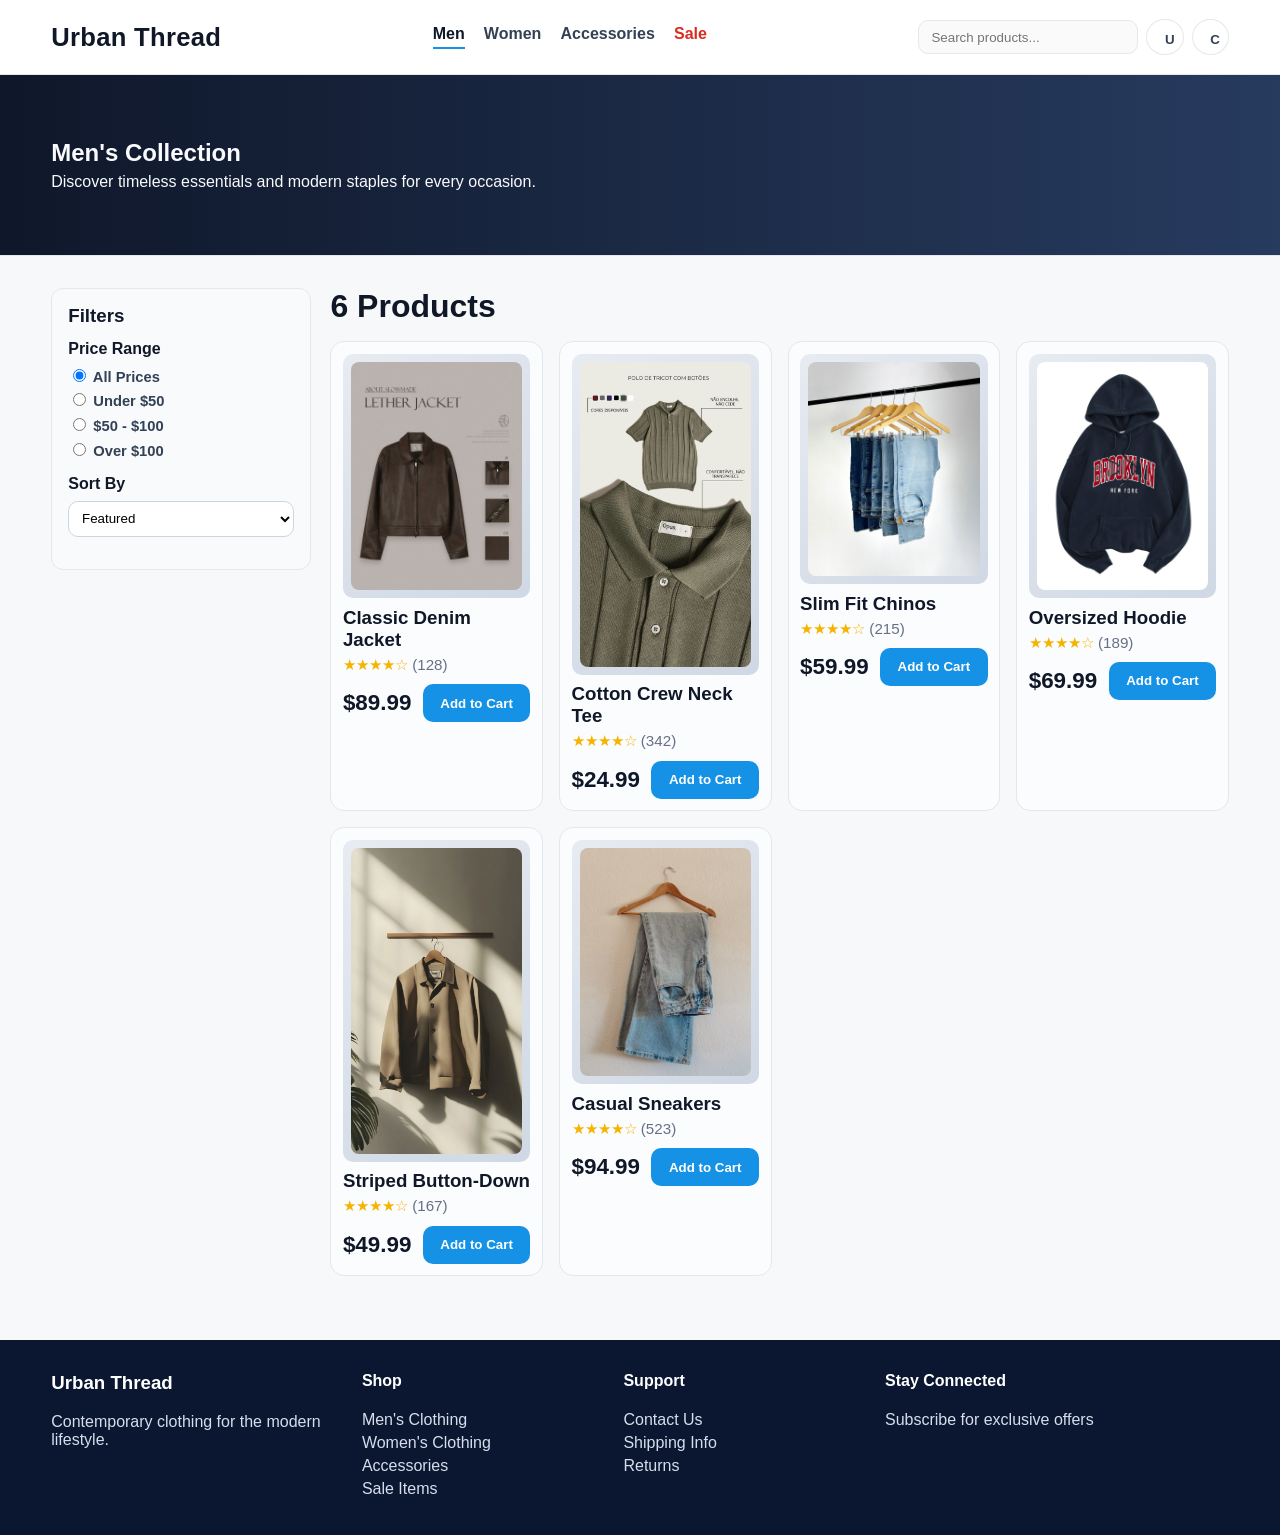
<file: index.html>
<!DOCTYPE html>
<html lang="en">
<head>
  <meta charset="UTF-8">
  <meta name="viewport" content="width=device-width, initial-scale=1.0">
  <title>Urban Thread - Men</title>
  <link rel="stylesheet" href="styles.css">
</head>
<body>
  <header class="topbar">
    <div class="container nav-wrap">
      <h1 class="brand"><a href="Men.html">Urban Thread</a></h1>
      <nav class="nav-links">
        <a href="Men.html" class="active">Men</a>
        <a href="Women.html">Women</a>
        <a href="Accessories.html">Accessories</a>
        <a href="sale.html" class="sale-link">Sale</a>
      </nav>
      <div class="nav-actions">
        <input type="text" placeholder="Search products...">
        <button class="icon-btn" aria-label="View profile">U</button>
        <button class="icon-btn" aria-label="View cart">C</button>
      </div>
    </div>
  </header>

  <main class="category-page">
    <section class="category-hero men">
      <div class="container hero-grid">
        <div>
          <h2>Men's Collection</h2>
          <p>Discover timeless essentials and modern staples for every occasion.</p>
        </div>
      </div>
    </section>

    <section class="container catalog-layout">
      <aside class="filter-panel">
        <h3>Filters</h3>
        <div class="filter-group">
          <p>Price Range</p>
          <label class="filter-option"><input type="radio" checked> All Prices</label>
          <label class="filter-option"><input type="radio"> Under $50</label>
          <label class="filter-option"><input type="radio"> $50 - $100</label>
          <label class="filter-option"><input type="radio"> Over $100</label>
        </div>
        <div class="filter-group">
          <p>Sort By</p>
          <select>
            <option>Featured</option>
            <option>Newest</option>
            <option>Price: Low to High</option>
          </select>
        </div>
      </aside>

      <div>
        <h3 class="products-head">6 Products</h3>
        <section class="product-grid" id="products">
          <article class="product-card">
            <div class="product-image"><img class="product-photo" src="images/products/men-jacket-brown.png" alt="Classic Denim Jacket"></div>
            <h3>Classic Denim Jacket</h3>
            <p class="stars">★★★★☆ <span>(128)</span></p>
            <div class="product-meta">
              <p class="price">$89.99</p>
              <button>Add to Cart</button>
            </div>
          </article>

          <article class="product-card">
            <div class="product-image"><img class="product-photo" src="images/products/men-polo-olive.png" alt="Cotton Crew Neck Tee"></div>
            <h3>Cotton Crew Neck Tee</h3>
            <p class="stars">★★★★☆ <span>(342)</span></p>
            <div class="product-meta">
              <p class="price">$24.99</p>
              <button>Add to Cart</button>
            </div>
          </article>

          <article class="product-card">
            <div class="product-image"><img class="product-photo" src="images/products/men-jeans-set1.png" alt="Slim Fit Chinos"></div>
            <h3>Slim Fit Chinos</h3>
            <p class="stars">★★★★☆ <span>(215)</span></p>
            <div class="product-meta">
              <p class="price">$59.99</p>
              <button>Add to Cart</button>
            </div>
          </article>

          <article class="product-card">
            <div class="product-image"><img class="product-photo" src="images/products/men-hoodie-graphic.png" alt="Oversized Hoodie"></div>
            <h3>Oversized Hoodie</h3>
            <p class="stars">★★★★☆ <span>(189)</span></p>
            <div class="product-meta">
              <p class="price">$69.99</p>
              <button>Add to Cart</button>
            </div>
          </article>

          <article class="product-card">
            <div class="product-image"><img class="product-photo" src="images/products/men-shirt-beige.png" alt="Striped Button-Down"></div>
            <h3>Striped Button-Down</h3>
            <p class="stars">★★★★☆ <span>(167)</span></p>
            <div class="product-meta">
              <p class="price">$49.99</p>
              <button>Add to Cart</button>
            </div>
          </article>

          <article class="product-card">
            <div class="product-image"><img class="product-photo" src="images/products/men-jeans-light.png" alt="Casual Sneakers"></div>
            <h3>Casual Sneakers</h3>
            <p class="stars">★★★★☆ <span>(523)</span></p>
            <div class="product-meta">
              <p class="price">$94.99</p>
              <button>Add to Cart</button>
            </div>
          </article>
        </section>
      </div>
    </section>
  </main>

  <footer class="site-footer">
    <div class="container footer-grid">
      <div>
        <h3>Urban Thread</h3>
        <p>Contemporary clothing for the modern lifestyle.</p>
      </div>
      <div>
        <h4>Shop</h4>
        <p><a href="Men.html">Men's Clothing</a></p>
        <p><a href="Women.html">Women's Clothing</a></p>
        <p><a href="Accessories.html">Accessories</a></p>
        <p><a href="sale.html">Sale Items</a></p>
      </div>
      <div>
        <h4>Support</h4>
        <p>Contact Us</p>
        <p>Shipping Info</p>
        <p>Returns</p>
      </div>
      <div>
        <h4>Stay Connected</h4>
        <p>Subscribe for exclusive offers</p>
      </div>
    </div>
  </footer>
</body>
</html>
</file>
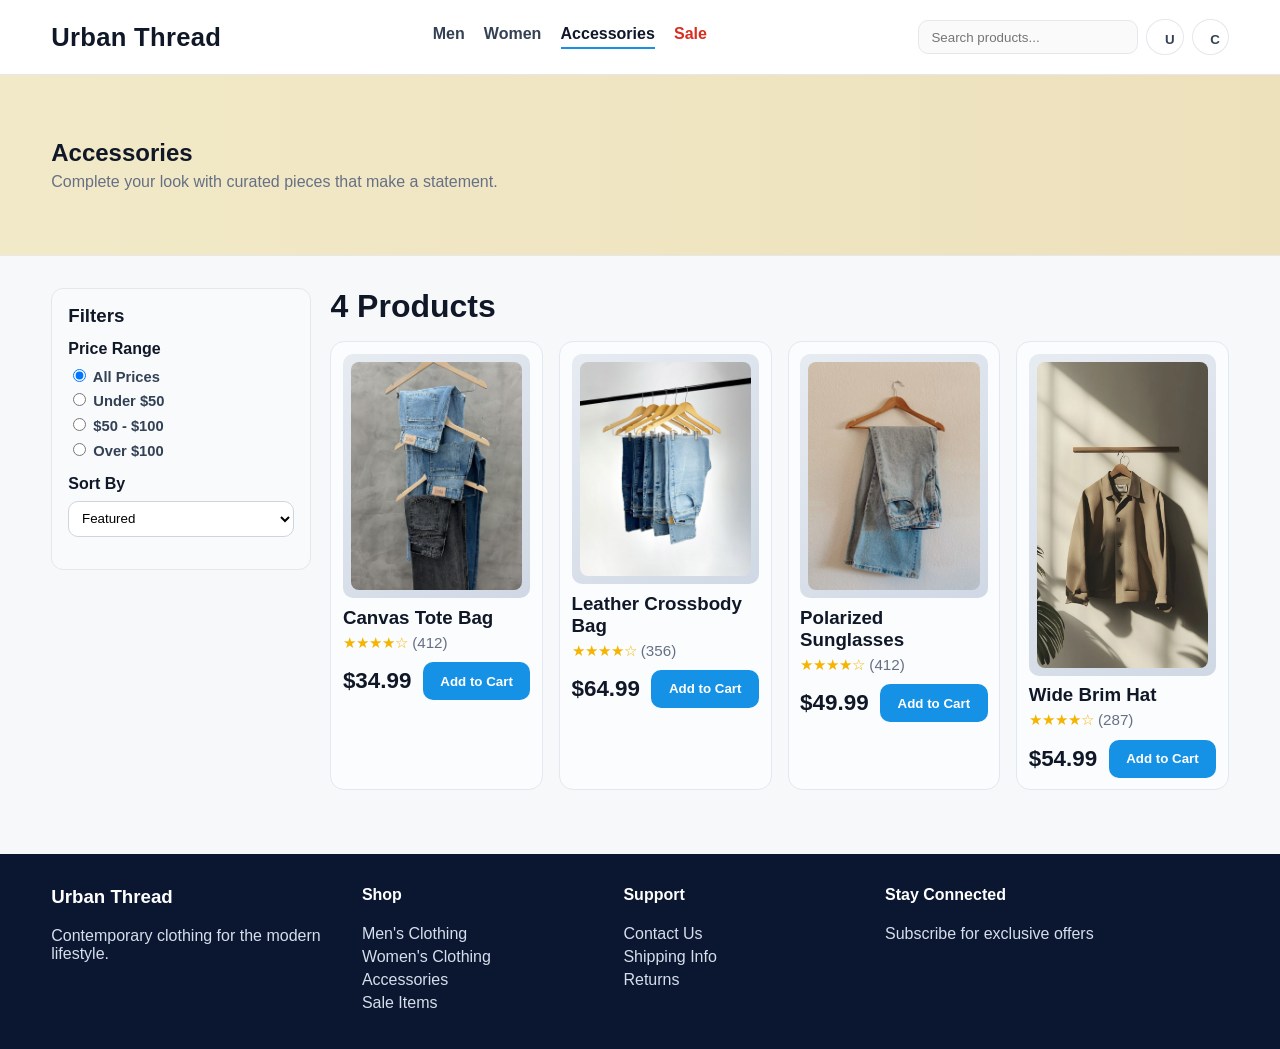
<file: Accessories.html>
<!DOCTYPE html>
<html lang="en">
<head>
  <meta charset="UTF-8">
  <meta name="viewport" content="width=device-width, initial-scale=1.0">
  <title>Urban Thread - Accessories</title>
  <link rel="stylesheet" href="styles.css">
</head>
<body>
  <header class="topbar">
    <div class="container nav-wrap">
      <h1 class="brand"><a href="Men.html">Urban Thread</a></h1>
      <nav class="nav-links">
        <a href="Men.html">Men</a>
        <a href="Women.html">Women</a>
        <a href="Accessories.html" class="active">Accessories</a>
        <a href="sale.html" class="sale-link">Sale</a>
      </nav>
      <div class="nav-actions">
        <input type="text" placeholder="Search products...">
        <button class="icon-btn" aria-label="View profile">U</button>
        <button class="icon-btn" aria-label="View cart">C</button>
      </div>
    </div>
  </header>

  <main class="category-page">
    <section class="category-hero accessories">
      <div class="container hero-grid">
        <div>
          <h2>Accessories</h2>
          <p>Complete your look with curated pieces that make a statement.</p>
        </div>
      </div>
    </section>

    <section class="container catalog-layout">
      <aside class="filter-panel">
        <h3>Filters</h3>
        <div class="filter-group">
          <p>Price Range</p>
          <label class="filter-option"><input type="radio" checked> All Prices</label>
          <label class="filter-option"><input type="radio"> Under $50</label>
          <label class="filter-option"><input type="radio"> $50 - $100</label>
          <label class="filter-option"><input type="radio"> Over $100</label>
        </div>
        <div class="filter-group">
          <p>Sort By</p>
          <select>
            <option>Featured</option>
            <option>Newest</option>
            <option>Price: Low to High</option>
          </select>
        </div>
      </aside>

      <div>
        <h3 class="products-head">4 Products</h3>
        <section class="product-grid" id="products">
          <article class="product-card">
            <div class="product-image"><img class="product-photo" src="images/products/men-jeans-set2.png" alt="Canvas Tote Bag"></div>
            <h3>Canvas Tote Bag</h3>
            <p class="stars">★★★★☆ <span>(412)</span></p>
            <div class="product-meta">
              <p class="price">$34.99</p>
              <button>Add to Cart</button>
            </div>
          </article>

          <article class="product-card">
            <div class="product-image"><img class="product-photo" src="images/products/men-jeans-set1.png" alt="Leather Crossbody Bag"></div>
            <h3>Leather Crossbody Bag</h3>
            <p class="stars">★★★★☆ <span>(356)</span></p>
            <div class="product-meta">
              <p class="price">$64.99</p>
              <button>Add to Cart</button>
            </div>
          </article>

          <article class="product-card">
            <div class="product-image"><img class="product-photo" src="images/products/men-jeans-light.png" alt="Polarized Sunglasses"></div>
            <h3>Polarized Sunglasses</h3>
            <p class="stars">★★★★☆ <span>(412)</span></p>
            <div class="product-meta">
              <p class="price">$49.99</p>
              <button>Add to Cart</button>
            </div>
          </article>

          <article class="product-card">
            <div class="product-image"><img class="product-photo" src="images/products/men-shirt-beige.png" alt="Wide Brim Hat"></div>
            <h3>Wide Brim Hat</h3>
            <p class="stars">★★★★☆ <span>(287)</span></p>
            <div class="product-meta">
              <p class="price">$54.99</p>
              <button>Add to Cart</button>
            </div>
          </article>
        </section>
      </div>
    </section>
  </main>

  <footer class="site-footer">
    <div class="container footer-grid">
      <div>
        <h3>Urban Thread</h3>
        <p>Contemporary clothing for the modern lifestyle.</p>
      </div>
      <div>
        <h4>Shop</h4>
        <p><a href="Men.html">Men's Clothing</a></p>
        <p><a href="Women.html">Women's Clothing</a></p>
        <p><a href="Accessories.html">Accessories</a></p>
        <p><a href="sale.html">Sale Items</a></p>
      </div>
      <div>
        <h4>Support</h4>
        <p>Contact Us</p>
        <p>Shipping Info</p>
        <p>Returns</p>
      </div>
      <div>
        <h4>Stay Connected</h4>
        <p>Subscribe for exclusive offers</p>
      </div>
    </div>
  </footer>
</body>
</html>
</file>
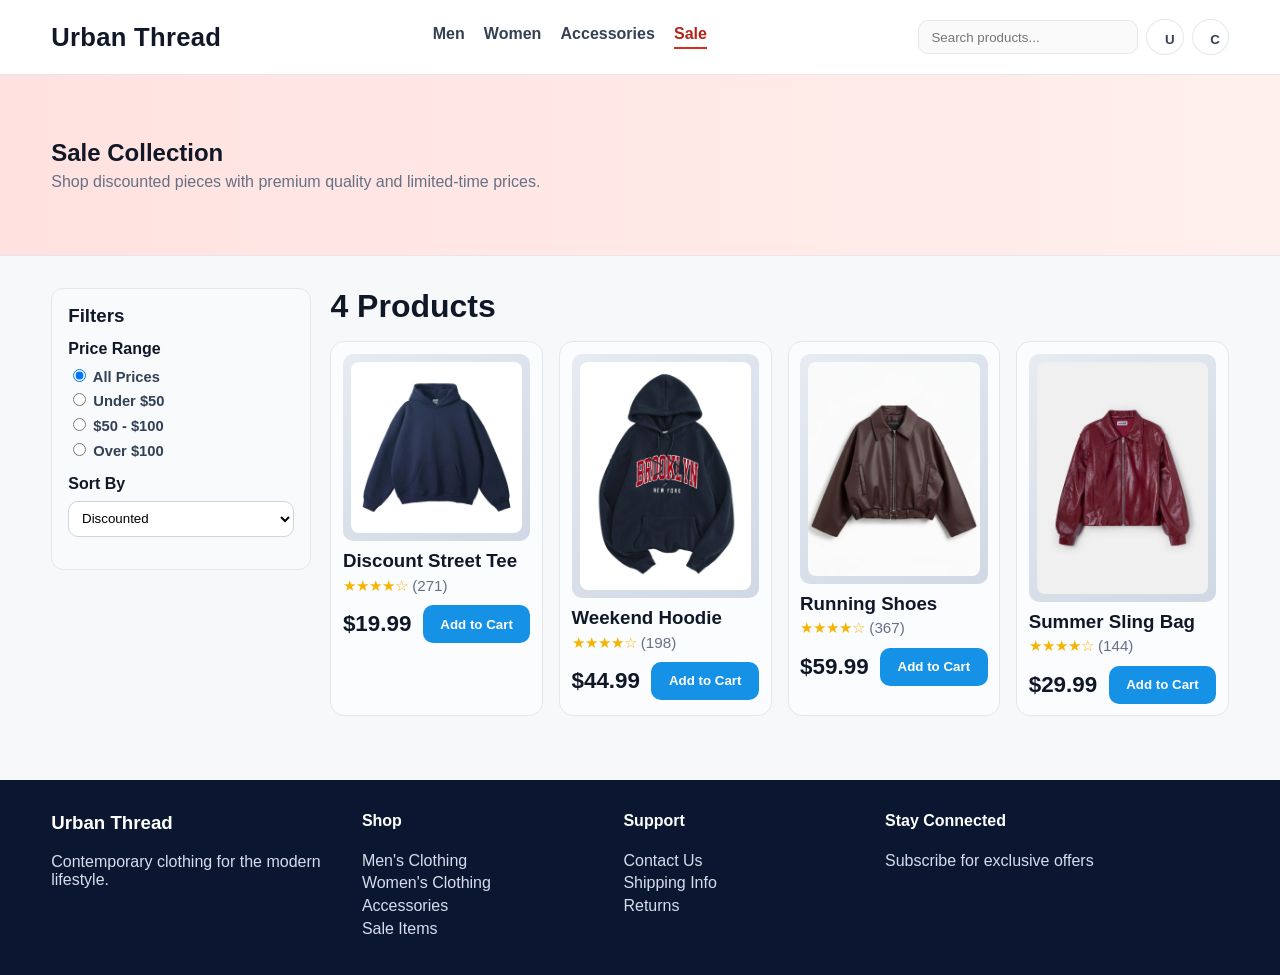
<file: sale.html>
<!DOCTYPE html>
<html lang="en">
<head>
  <meta charset="UTF-8">
  <meta name="viewport" content="width=device-width, initial-scale=1.0">
  <title>Urban Thread - Sale</title>
  <link rel="stylesheet" href="styles.css">
</head>
<body>
  <header class="topbar">
    <div class="container nav-wrap">
      <h1 class="brand"><a href="Men.html">Urban Thread</a></h1>
      <nav class="nav-links">
        <a href="Men.html">Men</a>
        <a href="Women.html">Women</a>
        <a href="Accessories.html">Accessories</a>
        <a href="sale.html" class="sale-link active">Sale</a>
      </nav>
      <div class="nav-actions">
        <input type="text" placeholder="Search products...">
        <button class="icon-btn" aria-label="View profile">U</button>
        <button class="icon-btn" aria-label="View cart">C</button>
      </div>
    </div>
  </header>

  <main class="category-page">
    <section class="category-hero sale">
      <div class="container hero-grid">
        <div>
          <h2>Sale Collection</h2>
          <p>Shop discounted pieces with premium quality and limited-time prices.</p>
        </div>
      </div>
    </section>

    <section class="container catalog-layout">
      <aside class="filter-panel">
        <h3>Filters</h3>
        <div class="filter-group">
          <p>Price Range</p>
          <label class="filter-option"><input type="radio" checked> All Prices</label>
          <label class="filter-option"><input type="radio"> Under $50</label>
          <label class="filter-option"><input type="radio"> $50 - $100</label>
          <label class="filter-option"><input type="radio"> Over $100</label>
        </div>
        <div class="filter-group">
          <p>Sort By</p>
          <select>
            <option>Discounted</option>
            <option>Newest</option>
            <option>Price: Low to High</option>
          </select>
        </div>
      </aside>

      <div>
        <h3 class="products-head">4 Products</h3>
        <section class="product-grid" id="products">
          <article class="product-card">
            <div class="product-image"><img class="product-photo" src="images/products/men-hoodie-plain.png" alt="Discount Street Tee"></div>
            <h3>Discount Street Tee</h3>
            <p class="stars">★★★★☆ <span>(271)</span></p>
            <div class="product-meta">
              <p class="price">$19.99</p>
              <button>Add to Cart</button>
            </div>
          </article>

          <article class="product-card">
            <div class="product-image"><img class="product-photo" src="images/products/men-hoodie-graphic.png" alt="Weekend Hoodie"></div>
            <h3>Weekend Hoodie</h3>
            <p class="stars">★★★★☆ <span>(198)</span></p>
            <div class="product-meta">
              <p class="price">$44.99</p>
              <button>Add to Cart</button>
            </div>
          </article>

          <article class="product-card">
            <div class="product-image"><img class="product-photo" src="images/products/sale-jacket-brown.png" alt="Running Shoes"></div>
            <h3>Running Shoes</h3>
            <p class="stars">★★★★☆ <span>(367)</span></p>
            <div class="product-meta">
              <p class="price">$59.99</p>
              <button>Add to Cart</button>
            </div>
          </article>

          <article class="product-card">
            <div class="product-image"><img class="product-photo" src="images/products/sale-jacket-burgundy.png" alt="Summer Sling Bag"></div>
            <h3>Summer Sling Bag</h3>
            <p class="stars">★★★★☆ <span>(144)</span></p>
            <div class="product-meta">
              <p class="price">$29.99</p>
              <button>Add to Cart</button>
            </div>
          </article>
        </section>
      </div>
    </section>
  </main>

  <footer class="site-footer">
    <div class="container footer-grid">
      <div>
        <h3>Urban Thread</h3>
        <p>Contemporary clothing for the modern lifestyle.</p>
      </div>
      <div>
        <h4>Shop</h4>
        <p><a href="Men.html">Men's Clothing</a></p>
        <p><a href="Women.html">Women's Clothing</a></p>
        <p><a href="Accessories.html">Accessories</a></p>
        <p><a href="sale.html">Sale Items</a></p>
      </div>
      <div>
        <h4>Support</h4>
        <p>Contact Us</p>
        <p>Shipping Info</p>
        <p>Returns</p>
      </div>
      <div>
        <h4>Stay Connected</h4>
        <p>Subscribe for exclusive offers</p>
      </div>
    </div>
  </footer>
</body>
</html>
</file>
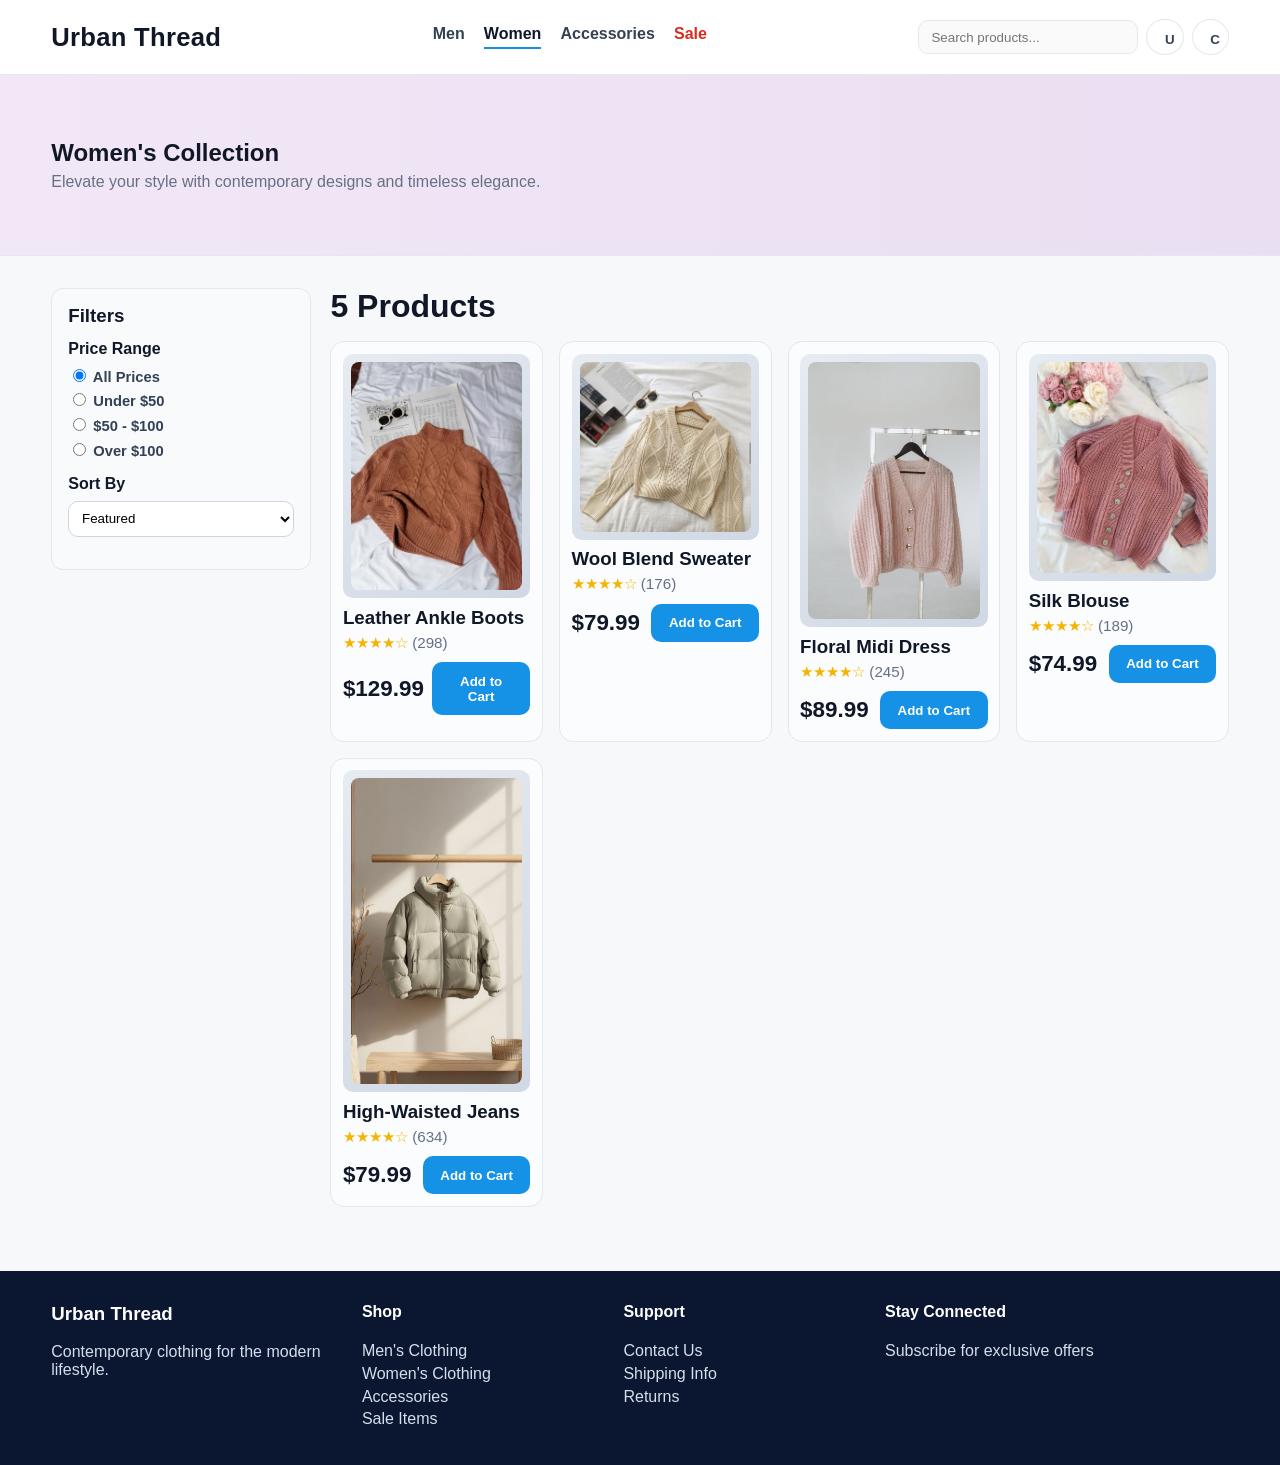
<file: Women.html>
<!DOCTYPE html>
<html lang="en">
<head>
  <meta charset="UTF-8">
  <meta name="viewport" content="width=device-width, initial-scale=1.0">
  <title>Urban Thread - Women</title>
  <link rel="stylesheet" href="styles.css">
</head>
<body>
  <header class="topbar">
    <div class="container nav-wrap">
      <h1 class="brand"><a href="Men.html">Urban Thread</a></h1>
      <nav class="nav-links">
        <a href="Men.html">Men</a>
        <a href="Women.html" class="active">Women</a>
        <a href="Accessories.html">Accessories</a>
        <a href="sale.html" class="sale-link">Sale</a>
      </nav>
      <div class="nav-actions">
        <input type="text" placeholder="Search products...">
        <button class="icon-btn" aria-label="View profile">U</button>
        <button class="icon-btn" aria-label="View cart">C</button>
      </div>
    </div>
  </header>

  <main class="category-page">
    <section class="category-hero women">
      <div class="container hero-grid">
        <div>
          <h2>Women's Collection</h2>
          <p>Elevate your style with contemporary designs and timeless elegance.</p>
        </div>
      </div>
    </section>

    <section class="container catalog-layout">
      <aside class="filter-panel">
        <h3>Filters</h3>
        <div class="filter-group">
          <p>Price Range</p>
          <label class="filter-option"><input type="radio" checked> All Prices</label>
          <label class="filter-option"><input type="radio"> Under $50</label>
          <label class="filter-option"><input type="radio"> $50 - $100</label>
          <label class="filter-option"><input type="radio"> Over $100</label>
        </div>
        <div class="filter-group">
          <p>Sort By</p>
          <select>
            <option>Featured</option>
            <option>Newest</option>
            <option>Price: Low to High</option>
          </select>
        </div>
      </aside>

      <div>
        <h3 class="products-head">5 Products</h3>
        <section class="product-grid" id="products">
          <article class="product-card">
            <div class="product-image"><img class="product-photo" src="images/products/women-sweater-rust.png" alt="Leather Ankle Boots"></div>
            <h3>Leather Ankle Boots</h3>
            <p class="stars">★★★★☆ <span>(298)</span></p>
            <div class="product-meta">
              <p class="price">$129.99</p>
              <button>Add to Cart</button>
            </div>
          </article>

          <article class="product-card">
            <div class="product-image"><img class="product-photo" src="images/products/women-sweater-cream.png" alt="Wool Blend Sweater"></div>
            <h3>Wool Blend Sweater</h3>
            <p class="stars">★★★★☆ <span>(176)</span></p>
            <div class="product-meta">
              <p class="price">$79.99</p>
              <button>Add to Cart</button>
            </div>
          </article>

          <article class="product-card">
            <div class="product-image"><img class="product-photo" src="images/products/women-cardigan-softpink.png" alt="Floral Midi Dress"></div>
            <h3>Floral Midi Dress</h3>
            <p class="stars">★★★★☆ <span>(245)</span></p>
            <div class="product-meta">
              <p class="price">$89.99</p>
              <button>Add to Cart</button>
            </div>
          </article>

          <article class="product-card">
            <div class="product-image"><img class="product-photo" src="images/products/women-cardigan-pink.png" alt="Silk Blouse"></div>
            <h3>Silk Blouse</h3>
            <p class="stars">★★★★☆ <span>(189)</span></p>
            <div class="product-meta">
              <p class="price">$74.99</p>
              <button>Add to Cart</button>
            </div>
          </article>

          <article class="product-card">
            <div class="product-image"><img class="product-photo" src="images/products/women-puffer-sage.png" alt="High-Waisted Jeans"></div>
            <h3>High-Waisted Jeans</h3>
            <p class="stars">★★★★☆ <span>(634)</span></p>
            <div class="product-meta">
              <p class="price">$79.99</p>
              <button>Add to Cart</button>
            </div>
          </article>
        </section>
      </div>
    </section>
  </main>

  <footer class="site-footer">
    <div class="container footer-grid">
      <div>
        <h3>Urban Thread</h3>
        <p>Contemporary clothing for the modern lifestyle.</p>
      </div>
      <div>
        <h4>Shop</h4>
        <p><a href="Men.html">Men's Clothing</a></p>
        <p><a href="Women.html">Women's Clothing</a></p>
        <p><a href="Accessories.html">Accessories</a></p>
        <p><a href="sale.html">Sale Items</a></p>
      </div>
      <div>
        <h4>Support</h4>
        <p>Contact Us</p>
        <p>Shipping Info</p>
        <p>Returns</p>
      </div>
      <div>
        <h4>Stay Connected</h4>
        <p>Subscribe for exclusive offers</p>
      </div>
    </div>
  </footer>
</body>
</html>
</file>
<file: styles.css>
:root {
  --bg-main: #f7f8fa;
  --bg-ashen: #eef1f5;
  --panel: #ffffff;
  --text-main: #101828;
  --text-soft: #667085;
  --line: #e5e7eb;
  --blue-main: #1591e6;
  --blue-deep: #0e77be;
  --white-accent: #fcfdff;
}

* {
  box-sizing: border-box;
}

body {
  margin: 0;
  font-family: "Segoe UI", Arial, Helvetica, sans-serif;
  color: var(--text-main);
  background: var(--bg-main);
}

.container {
  width: min(1180px, 92%);
  margin: 0 auto;
}

.topbar {
  position: sticky;
  top: 0;
  z-index: 10;
  border-bottom: 1px solid var(--line);
  background: rgba(255, 255, 255, 0.92);
  backdrop-filter: blur(8px);
}

.nav-wrap {
  min-height: 74px;
  display: flex;
  align-items: center;
  justify-content: space-between;
  gap: 1rem;
}

.brand {
  margin: 0;
  font-size: 1.6rem;
  letter-spacing: 0.3px;
}

.nav-links {
  display: flex;
  gap: 1.2rem;
}

.nav-links a {
  color: #344054;
  text-decoration: none;
  font-weight: 600;
}

.nav-links a.active {
  color: #0f172a;
  border-bottom: 2px solid var(--blue-main);
  padding-bottom: 0.2rem;
}

.nav-links .sale-link {
  color: #d92d20;
}

.nav-links .sale-link.active {
  color: #b42318;
  border-bottom-color: #d92d20;
}

.brand a {
  color: inherit;
  text-decoration: none;
}

.nav-actions {
  display: flex;
  align-items: center;
  gap: 0.5rem;
}

.nav-actions input {
  width: 220px;
  border: 1px solid var(--line);
  border-radius: 10px;
  padding: 0.55rem 0.75rem;
  background: #fafafa;
}

.icon-btn {
  width: 36px;
  height: 36px;
  border: 1px solid var(--line);
  border-radius: 50%;
  background: var(--panel);
  color: #344054;
  font-weight: 700;
}

.hero-grid {
  min-height: 360px;
  display: grid;
  grid-template-columns: 1.1fr 1fr;
  align-items: center;
  gap: 2rem;
}

button {
  border: 0;
  border-radius: 10px;
  padding: 0.72rem 1.1rem;
  background: var(--blue-main);
  color: #ffffff;
  font-weight: 700;
  cursor: pointer;
  transition: background 0.2s ease;
}

button:hover {
  background: var(--blue-deep);
}


.category-hero {
  border-bottom: 1px solid var(--line);
  background: linear-gradient(90deg, #ecf1f8, #e6edf7);
}

.category-hero.men {
  background: linear-gradient(90deg, #0f172a, #273b5f);
}

.category-hero.women {
  background: linear-gradient(90deg, #f2e7f6, #eadff2);
}

.category-hero.accessories {
  background: linear-gradient(90deg, #f2e9c8, #ece1bb);
}

.category-hero.sale {
  background: linear-gradient(90deg, #ffe2e0, #ffefed);
}

.category-hero .hero-grid {
  min-height: 180px;
  grid-template-columns: 1fr;
  gap: 0;
}

.category-hero h2 {
  margin: 0 0 0.4rem;
}

.category-hero p {
  margin: 0;
  color: var(--text-soft);
}

.category-hero.men h2,
.category-hero.men p {
  color: #f8fafc;
}

.catalog-layout {
  padding: 2rem 0;
  display: grid;
  grid-template-columns: 260px 1fr;
  gap: 1.2rem;
  align-items: start;
}

.filter-panel {
  border: 1px solid var(--line);
  border-radius: 12px;
  background: #f8fafc;
  padding: 1rem;
}

.filter-panel h3 {
  margin-top: 0;
  margin-bottom: 0.8rem;
}

.filter-group {
  margin-bottom: 1rem;
}

.filter-group p {
  margin: 0 0 0.5rem;
  font-weight: 700;
}

.filter-option {
  display: block;
  margin-bottom: 0.35rem;
  color: #334155;
}

.filter-panel select {
  width: 100%;
  border: 1px solid #d0d5dd;
  border-radius: 10px;
  padding: 0.55rem;
  background: #ffffff;
}

.products-head {
  margin: 0 0 1rem;
  font-size: 2rem;
}

.site-footer {
  background: #0b1731;
  color: #d6deec;
  margin-top: 2rem;
}

.footer-grid {
  padding: 2rem 0;
  display: grid;
  grid-template-columns: 1.2fr 1fr 1fr 1.4fr;
  gap: 1rem;
}

.site-footer h3,
.site-footer h4 {
  margin-top: 0;
  color: #ffffff;
}

.site-footer p {
  margin: 0.3rem 0;
}

.site-footer a {
  color: #d6deec;
  text-decoration: none;
}

.site-footer a:hover {
  color: #ffffff;
}

.product-grid {
  display: grid;
  grid-template-columns: repeat(4, minmax(190px, 1fr));
  gap: 1rem;
}

.product-card {
  background: #fbfcfe;
  border: 1px solid #e2e8f0;
  border-radius: 14px;
  padding: 0.72rem;
}

.product-card h3 {
  margin: 0.55rem 0 0.3rem;
}

.product-image {
  min-height: 170px;
  border-radius: 10px;
  background: linear-gradient(145deg, #e7ebf2, #cfd8e4);
  display: grid;
  place-items: center;
  color: #284764;
  font-weight: 700;
  text-align: center;
  padding: 0.5rem;
  overflow: hidden;
}

.product-photo {
  width: 100%;
  height: 100%;
  min-height: 170px;
  object-fit: cover;
  border-radius: 8px;
  display: block;
}

.stars {
  margin: 0;
  color: #f4b400;
  font-size: 0.95rem;
}

.stars span {
  color: var(--text-soft);
}

.product-meta {
  margin-top: 0.65rem;
  display: flex;
  justify-content: space-between;
  align-items: center;
  gap: 0.5rem;
}

.price {
  margin: 0;
  font-size: 1.4rem;
  font-weight: 700;
}

label {
  color: #475467;
}

label {
  font-size: 0.92rem;
  font-weight: 700;
}

input {
  border: 1px solid #d0d5dd;
  border-radius: 10px;
  padding: 0.6rem 0.72rem;
  background: #fcfcfd;
}

input:focus {
  outline: 2px solid #cfe6fa;
  border-color: #9dcaf1;
}

@media (max-width: 1050px) {
  .nav-links {
    display: none;
  }

  .product-grid {
    grid-template-columns: repeat(2, minmax(190px, 1fr));
  }

  .catalog-layout {
    grid-template-columns: 1fr;
  }

  .footer-grid {
    grid-template-columns: 1fr 1fr;
  }
}

@media (max-width: 760px) {
  .hero-grid {
    padding: 1.4rem 0;
    grid-template-columns: 1fr;
  }

  .product-grid {
    grid-template-columns: 1fr;
  }

  .nav-actions input {
    width: 145px;
  }

  .footer-grid {
    grid-template-columns: 1fr;
  }
}
</file>
